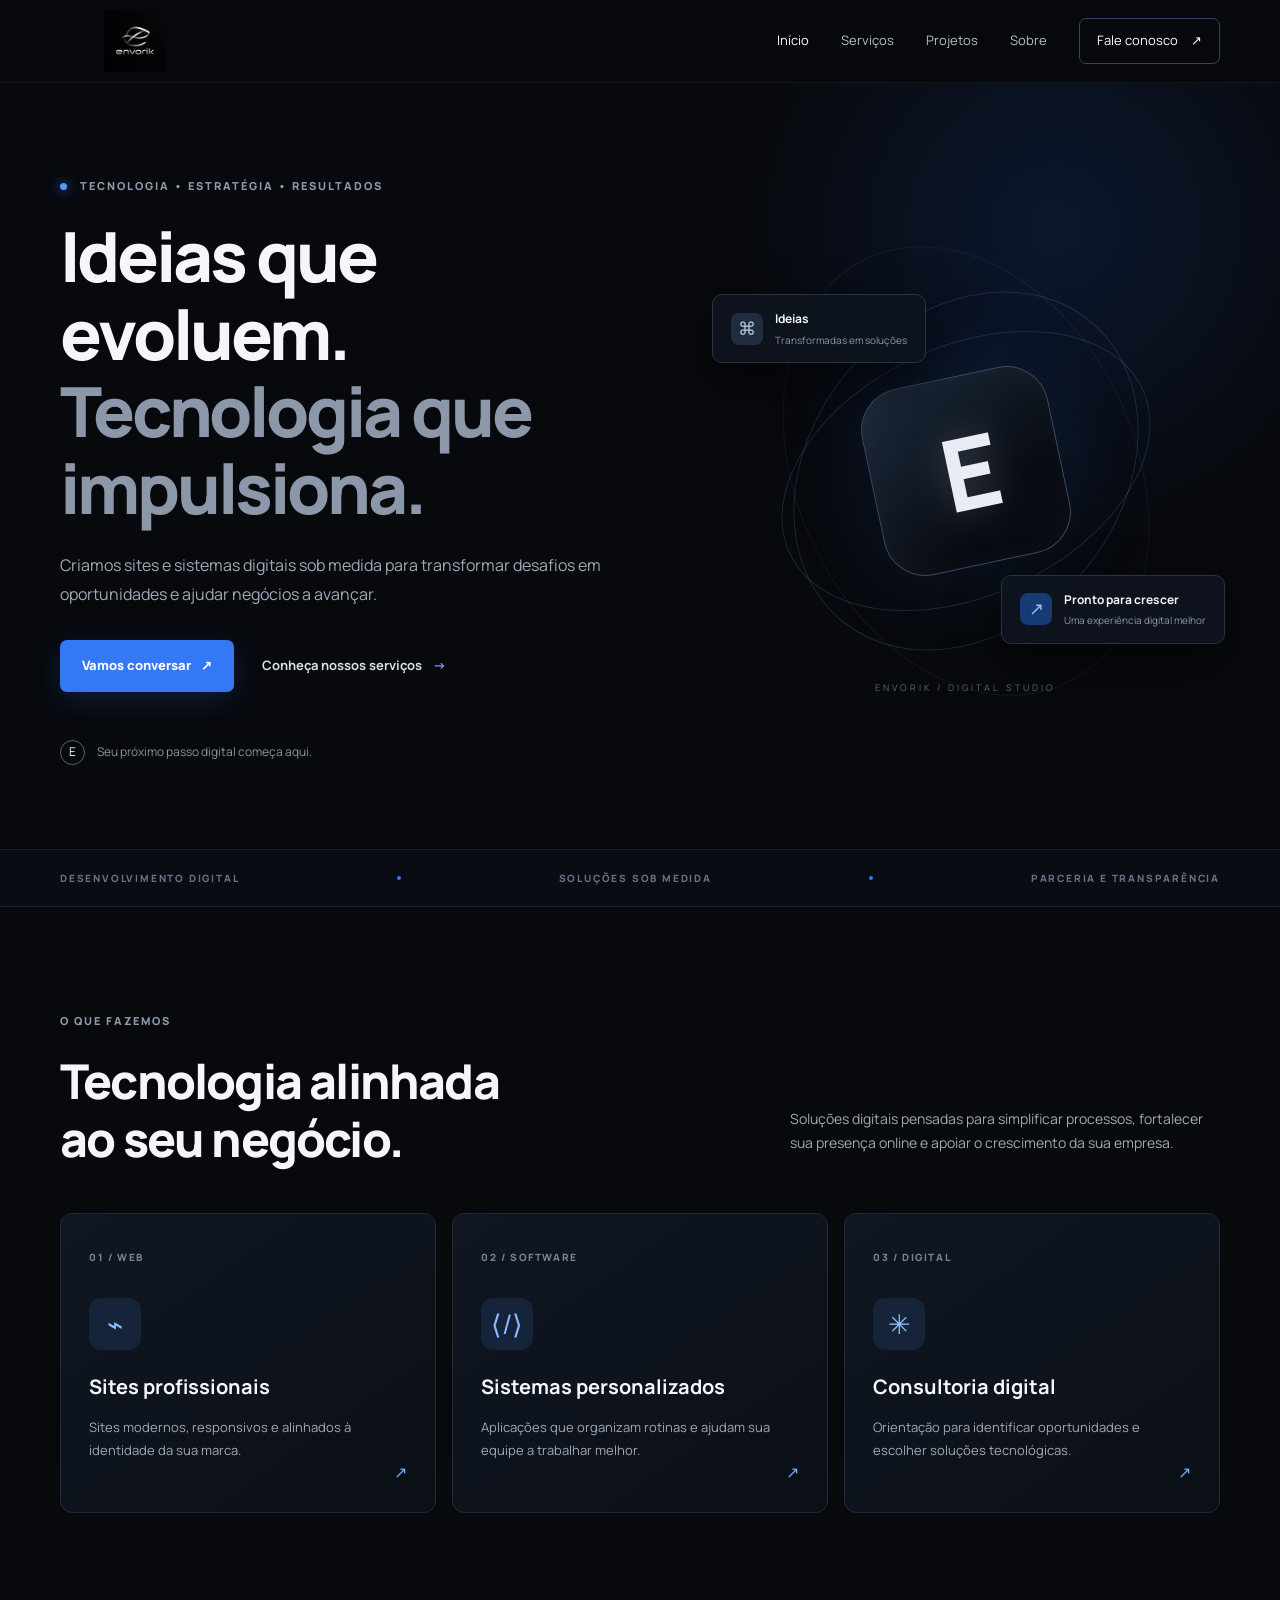
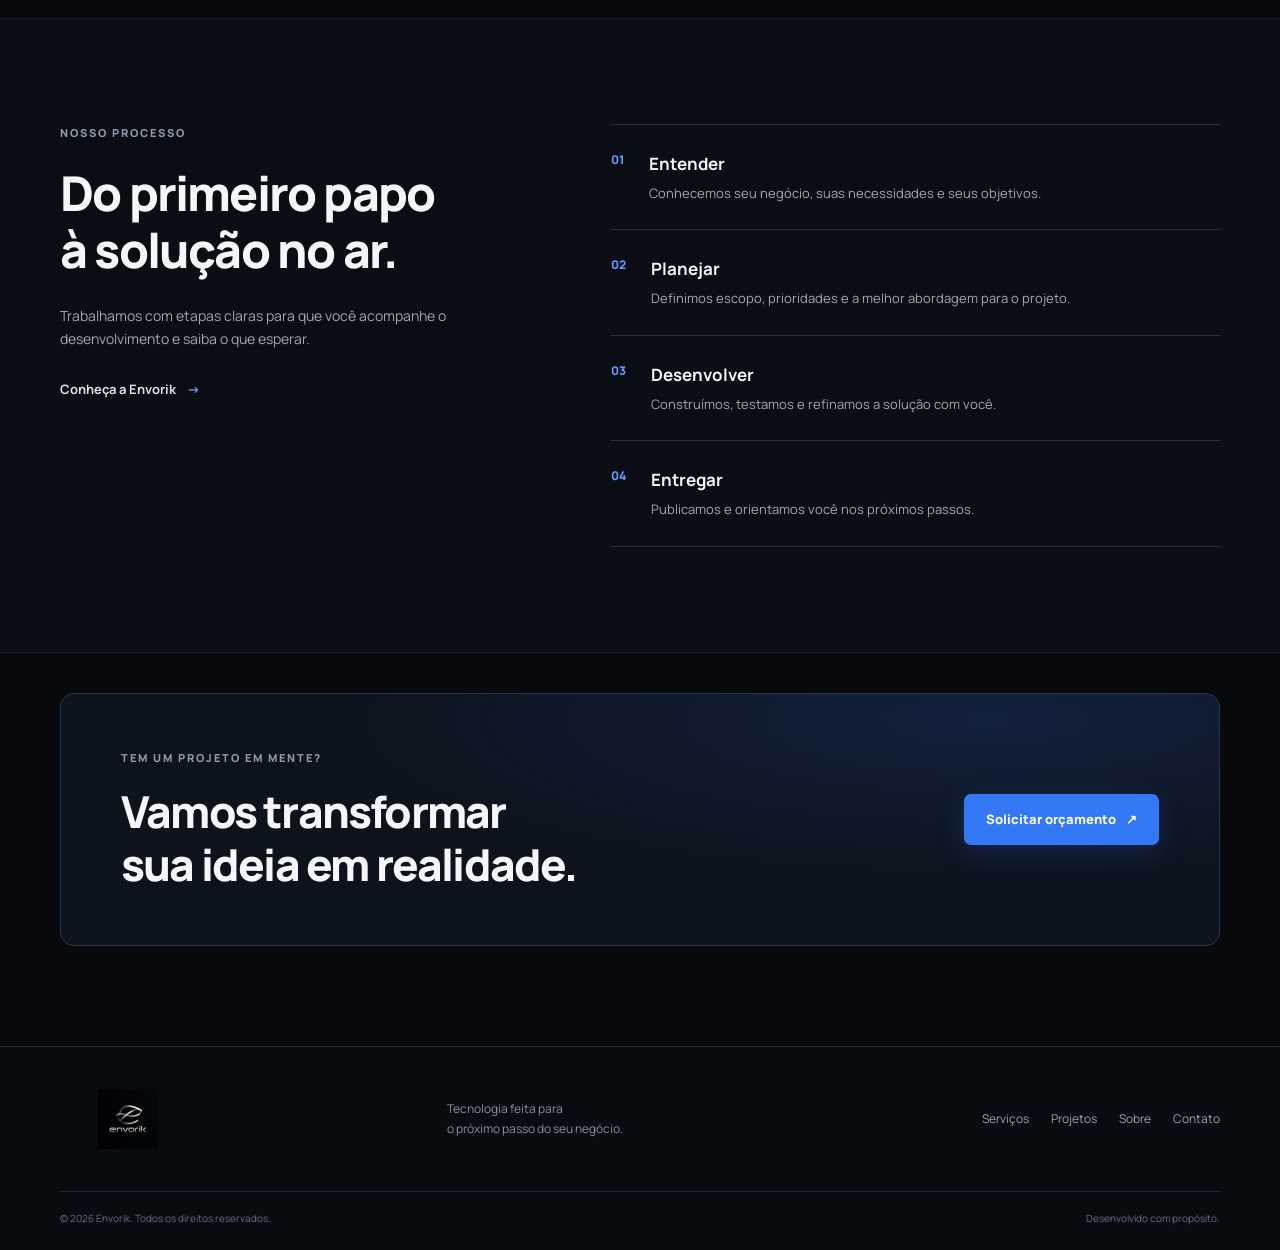
<file: index.html>
<!DOCTYPE html>
<html lang="pt-BR">
<head>
  <meta charset="UTF-8">
  <meta name="viewport" content="width=device-width, initial-scale=1.0">
  <meta name="description" content="A Envorik desenvolve sites e sistemas digitais sob medida para empresas que querem crescer.">
  <title>Envorik | Tecnologia que impulsiona</title>
  <link rel="icon" href="assets/logo-envorik.jpeg">
  <link rel="preconnect" href="https://fonts.googleapis.com">
  <link href="https://fonts.googleapis.com/css2?family=Manrope:wght@400;500;600;700;800&display=swap" rel="stylesheet">
  <link rel="stylesheet" href="css/style.css">
  <script src="js/main.js" defer></script>
</head>
<body>
  <header class="site-header">
    <div class="container nav-wrap">
      <a class="brand" href="index.html" aria-label="Envorik - início"><img src="assets/logo-envorik.jpeg" alt="Logo Envorik"></a>
      <button class="menu-toggle" aria-label="Abrir menu" aria-expanded="false"><span></span><span></span><span></span></button>
      <nav class="nav-links" aria-label="Navegação principal">
        <a class="active" href="index.html">Início</a><a href="servicos.html">Serviços</a><a href="projetos.html">Projetos</a><a href="sobre.html">Sobre</a>
        <a class="nav-cta" href="contato.html">Fale conosco <span>↗</span></a>
      </nav>
    </div>
  </header>
  <main>
    <section class="hero">
      <div class="hero-glow"></div>
      <div class="container hero-grid">
        <div class="hero-copy reveal">
          <p class="eyebrow"><span class="status-dot"></span> TECNOLOGIA • ESTRATÉGIA • RESULTADOS</p>
          <h1>Ideias que evoluem.<br><span>Tecnologia que impulsiona.</span></h1>
          <p class="lead">Criamos sites e sistemas digitais sob medida para transformar desafios em oportunidades e ajudar negócios a avançar.</p>
          <div class="hero-actions"><a class="button button-primary" href="contato.html">Vamos conversar <span>↗</span></a><a class="text-link" href="servicos.html">Conheça nossos serviços <span>→</span></a></div>
          <div class="hero-note"><span class="mini-mark">E</span><span>Seu próximo passo digital começa aqui.</span></div>
        </div>
        <div class="hero-art reveal" aria-label="Arte abstrata tecnológica">
          <div class="orbit orbit-one"></div><div class="orbit orbit-two"></div><div class="orbit orbit-three"></div>
          <div class="art-core"><span>E</span></div>
          <div class="floating-card card-top"><span class="card-icon">⌘</span><span><b>Ideias</b><small>Transformadas em soluções</small></span></div>
          <div class="floating-card card-bottom"><span class="card-icon blue">↗</span><span><b>Pronto para crescer</b><small>Uma experiência digital melhor</small></span></div>
          <div class="art-caption">ENVORIK / DIGITAL STUDIO</div>
        </div>
      </div>
    </section>
    <section class="trust-strip"><div class="container strip-inner"><span>DESENVOLVIMENTO DIGITAL</span><i></i><span>SOLUÇÕES SOB MEDIDA</span><i></i><span>PARCERIA E TRANSPARÊNCIA</span></div></section>
    <section class="section" id="services">
      <div class="container">
        <div class="section-heading reveal"><div><p class="eyebrow">O QUE FAZEMOS</p><h2>Tecnologia alinhada<br>ao seu negócio.</h2></div><p class="section-intro">Soluções digitais pensadas para simplificar processos, fortalecer sua presença online e apoiar o crescimento da sua empresa.</p></div>
        <div class="service-grid">
          <a class="service-card reveal" href="servicos.html#sites"><span class="service-number">01 / WEB</span><div class="service-icon">⌁</div><h3>Sites profissionais</h3><p>Sites modernos, responsivos e alinhados à identidade da sua marca.</p><span class="card-arrow">↗</span></a>
          <a class="service-card reveal" href="servicos.html#sistemas"><span class="service-number">02 / SOFTWARE</span><div class="service-icon">⟨/⟩</div><h3>Sistemas personalizados</h3><p>Aplicações que organizam rotinas e ajudam sua equipe a trabalhar melhor.</p><span class="card-arrow">↗</span></a>
          <a class="service-card reveal" href="servicos.html#consultoria"><span class="service-number">03 / DIGITAL</span><div class="service-icon">✳</div><h3>Consultoria digital</h3><p>Orientação para identificar oportunidades e escolher soluções tecnológicas.</p><span class="card-arrow">↗</span></a>
        </div>
      </div>
    </section>
    <section class="section process-section"><div class="container process-layout"><div class="reveal"><p class="eyebrow">NOSSO PROCESSO</p><h2>Do primeiro papo<br>à solução no ar.</h2><p class="section-intro">Trabalhamos com etapas claras para que você acompanhe o desenvolvimento e saiba o que esperar.</p><a class="text-link" href="sobre.html">Conheça a Envorik <span>→</span></a></div><div class="process-list"><div class="process-item reveal"><span>01</span><div><h3>Entender</h3><p>Conhecemos seu negócio, suas necessidades e seus objetivos.</p></div></div><div class="process-item reveal"><span>02</span><div><h3>Planejar</h3><p>Definimos escopo, prioridades e a melhor abordagem para o projeto.</p></div></div><div class="process-item reveal"><span>03</span><div><h3>Desenvolver</h3><p>Construímos, testamos e refinamos a solução com você.</p></div></div><div class="process-item reveal"><span>04</span><div><h3>Entregar</h3><p>Publicamos e orientamos você nos próximos passos.</p></div></div></div></div></section>
    <section class="cta-section"><div class="container cta-box reveal"><div><p class="eyebrow">TEM UM PROJETO EM MENTE?</p><h2>Vamos transformar<br>sua ideia em realidade.</h2></div><a class="button button-primary" href="contato.html">Solicitar orçamento <span>↗</span></a></div></section>
  </main>
  <footer class="site-footer"><div class="container footer-top"><a class="brand footer-brand" href="index.html"><img src="assets/logo-envorik.jpeg" alt="Envorik"></a><p>Tecnologia feita para<br>o próximo passo do seu negócio.</p><div class="footer-links"><a href="servicos.html">Serviços</a><a href="projetos.html">Projetos</a><a href="sobre.html">Sobre</a><a href="contato.html">Contato</a></div></div><div class="container footer-bottom"><span>© <span data-year></span> Envorik. Todos os direitos reservados.</span><span>Desenvolvido com propósito.</span></div></footer>
</body>
</html>
</file>
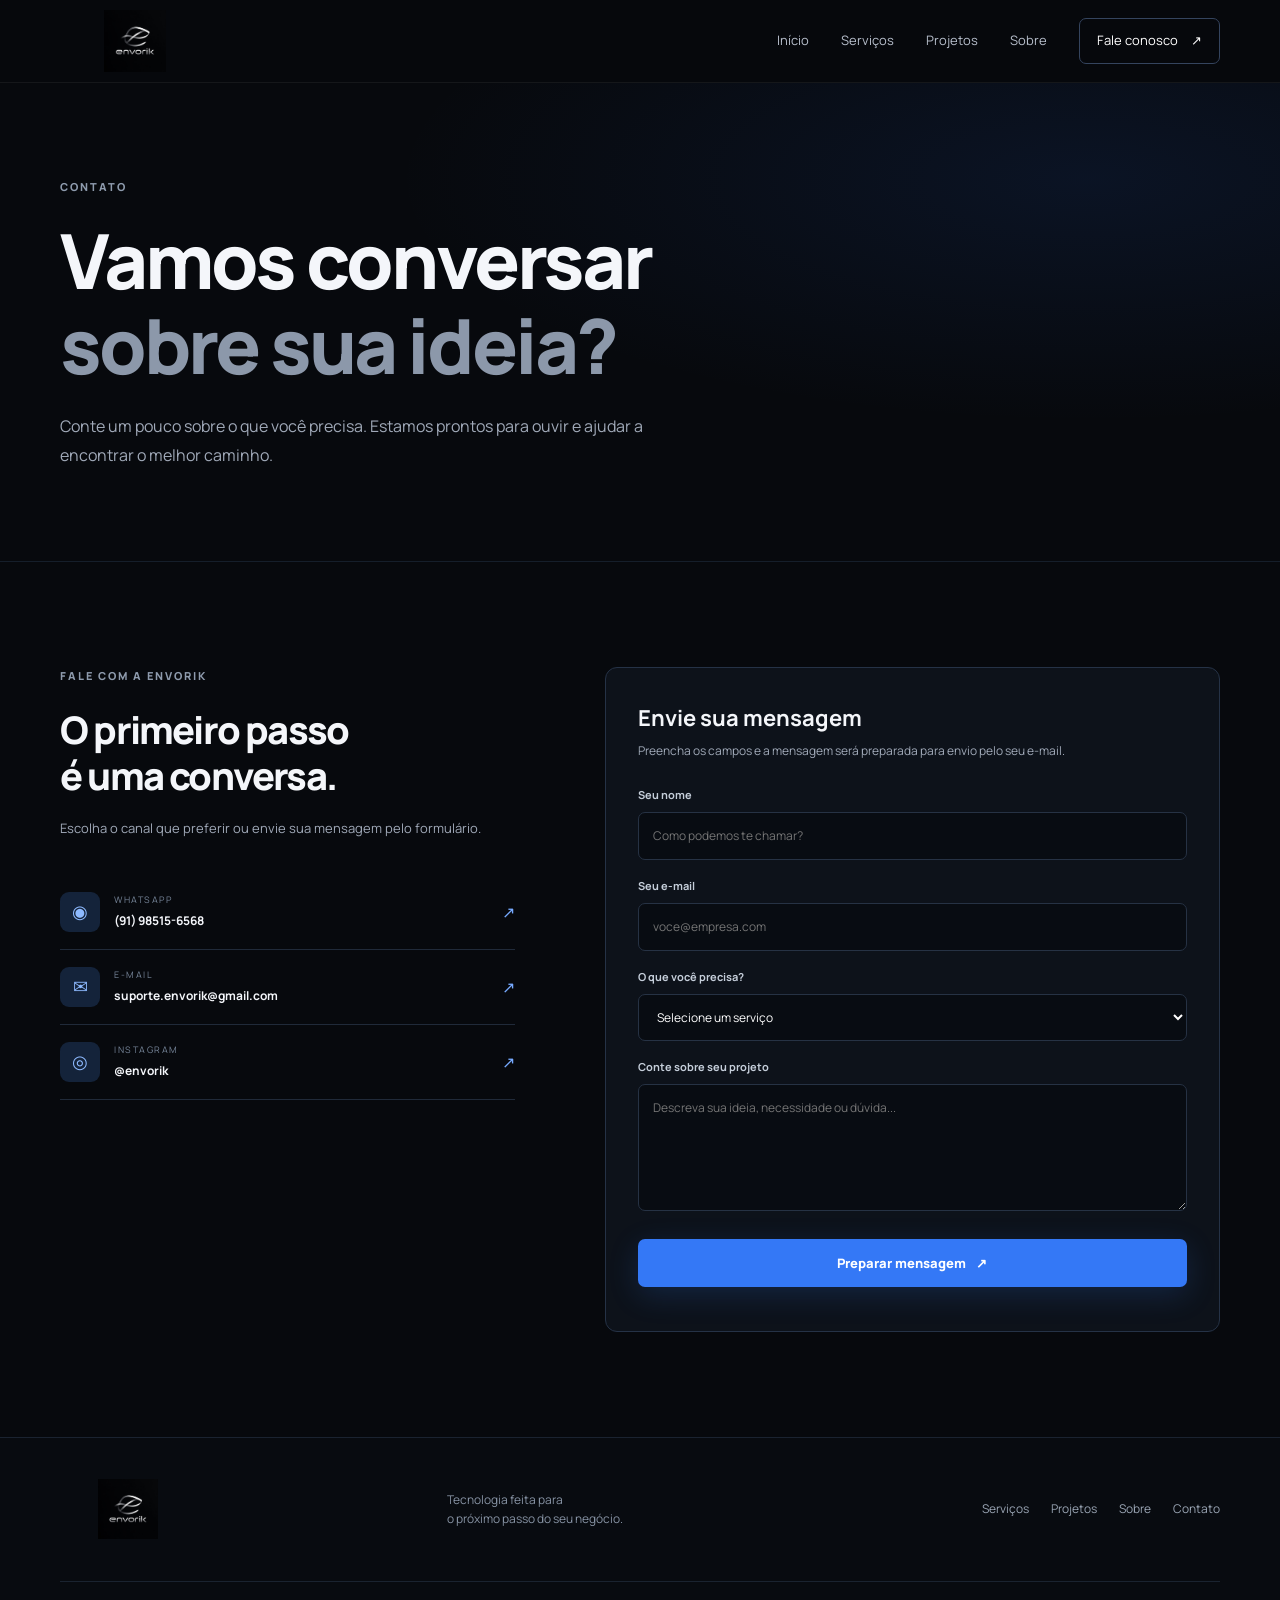
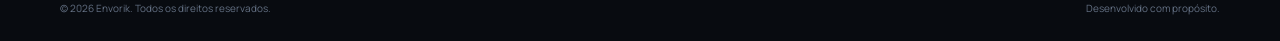
<file: contato.html>
<!DOCTYPE html>
<html lang="pt-BR"><head><meta charset="UTF-8"><meta name="viewport" content="width=device-width, initial-scale=1.0"><meta name="description" content="Entre em contato com a Envorik para conversar sobre seu site ou sistema."><title>Contato | Envorik</title><link rel="icon" href="assets/logo-envorik.jpeg"><link href="https://fonts.googleapis.com/css2?family=Manrope:wght@400;500;600;700;800&display=swap" rel="stylesheet"><link rel="stylesheet" href="css/style.css"><script src="js/main.js" defer></script></head>
<body><header class="site-header"><div class="container nav-wrap"><a class="brand" href="index.html"><img src="assets/logo-envorik.jpeg" alt="Logo Envorik"></a><button class="menu-toggle" aria-label="Abrir menu" aria-expanded="false"><span></span><span></span><span></span></button><nav class="nav-links"><a href="index.html">Início</a><a href="servicos.html">Serviços</a><a href="projetos.html">Projetos</a><a href="sobre.html">Sobre</a><a class="nav-cta active" href="contato.html">Fale conosco <span>↗</span></a></nav></div></header>
<main><section class="page-hero"><div class="container"><p class="eyebrow">CONTATO</p><h1>Vamos conversar<br><span>sobre sua ideia?</span></h1><p class="lead">Conte um pouco sobre o que você precisa. Estamos prontos para ouvir e ajudar a encontrar o melhor caminho.</p></div></section><section class="section contact-section"><div class="container contact-grid"><div class="contact-info"><p class="eyebrow">FALE COM A ENVORIK</p><h2>O primeiro passo<br>é uma conversa.</h2><p>Escolha o canal que preferir ou envie sua mensagem pelo formulário.</p><a class="contact-method" href="https://wa.me/5591985156568" target="_blank" rel="noopener"><span class="contact-icon">◉</span><span><small>WHATSAPP</small><b>(91) 98515-6568</b></span><span class="method-arrow">↗</span></a><a class="contact-method" href="mailto:suporte.envorik@gmail.com"><span class="contact-icon">✉</span><span><small>E-MAIL</small><b>suporte.envorik@gmail.com</b></span><span class="method-arrow">↗</span></a><a class="contact-method" href="https://www.instagram.com/envorik" target="_blank" rel="noopener"><span class="contact-icon">◎</span><span><small>INSTAGRAM</small><b>@envorik</b></span><span class="method-arrow">↗</span></a></div>
<form class="contact-form" id="contact-form"><h3>Envie sua mensagem</h3><p class="form-intro">Preencha os campos e a mensagem será preparada para envio pelo seu e-mail.</p><label for="name">Seu nome</label><input id="name" name="name" required placeholder="Como podemos te chamar?"><label for="email">Seu e-mail</label><input id="email" name="email" type="email" required placeholder="voce@empresa.com"><label for="service">O que você precisa?</label><select id="service" name="service" required><option value="">Selecione um serviço</option><option>Site profissional</option><option>Sistema personalizado</option><option>Consultoria digital</option><option>Outro projeto</option></select><label for="message">Conte sobre seu projeto</label><textarea id="message" name="message" rows="5" required placeholder="Descreva sua ideia, necessidade ou dúvida..."></textarea><button class="button button-primary form-submit" type="submit">Preparar mensagem <span>↗</span></button><p class="form-status" id="form-status" aria-live="polite"></p></form></div></section></main>
<footer class="site-footer"><div class="container footer-top"><a class="brand footer-brand" href="index.html"><img src="assets/logo-envorik.jpeg" alt="Envorik"></a><p>Tecnologia feita para<br>o próximo passo do seu negócio.</p><div class="footer-links"><a href="servicos.html">Serviços</a><a href="projetos.html">Projetos</a><a href="sobre.html">Sobre</a><a href="contato.html">Contato</a></div></div><div class="container footer-bottom"><span>© <span data-year></span> Envorik. Todos os direitos reservados.</span><span>Desenvolvido com propósito.</span></div></footer></body></html>
</file>
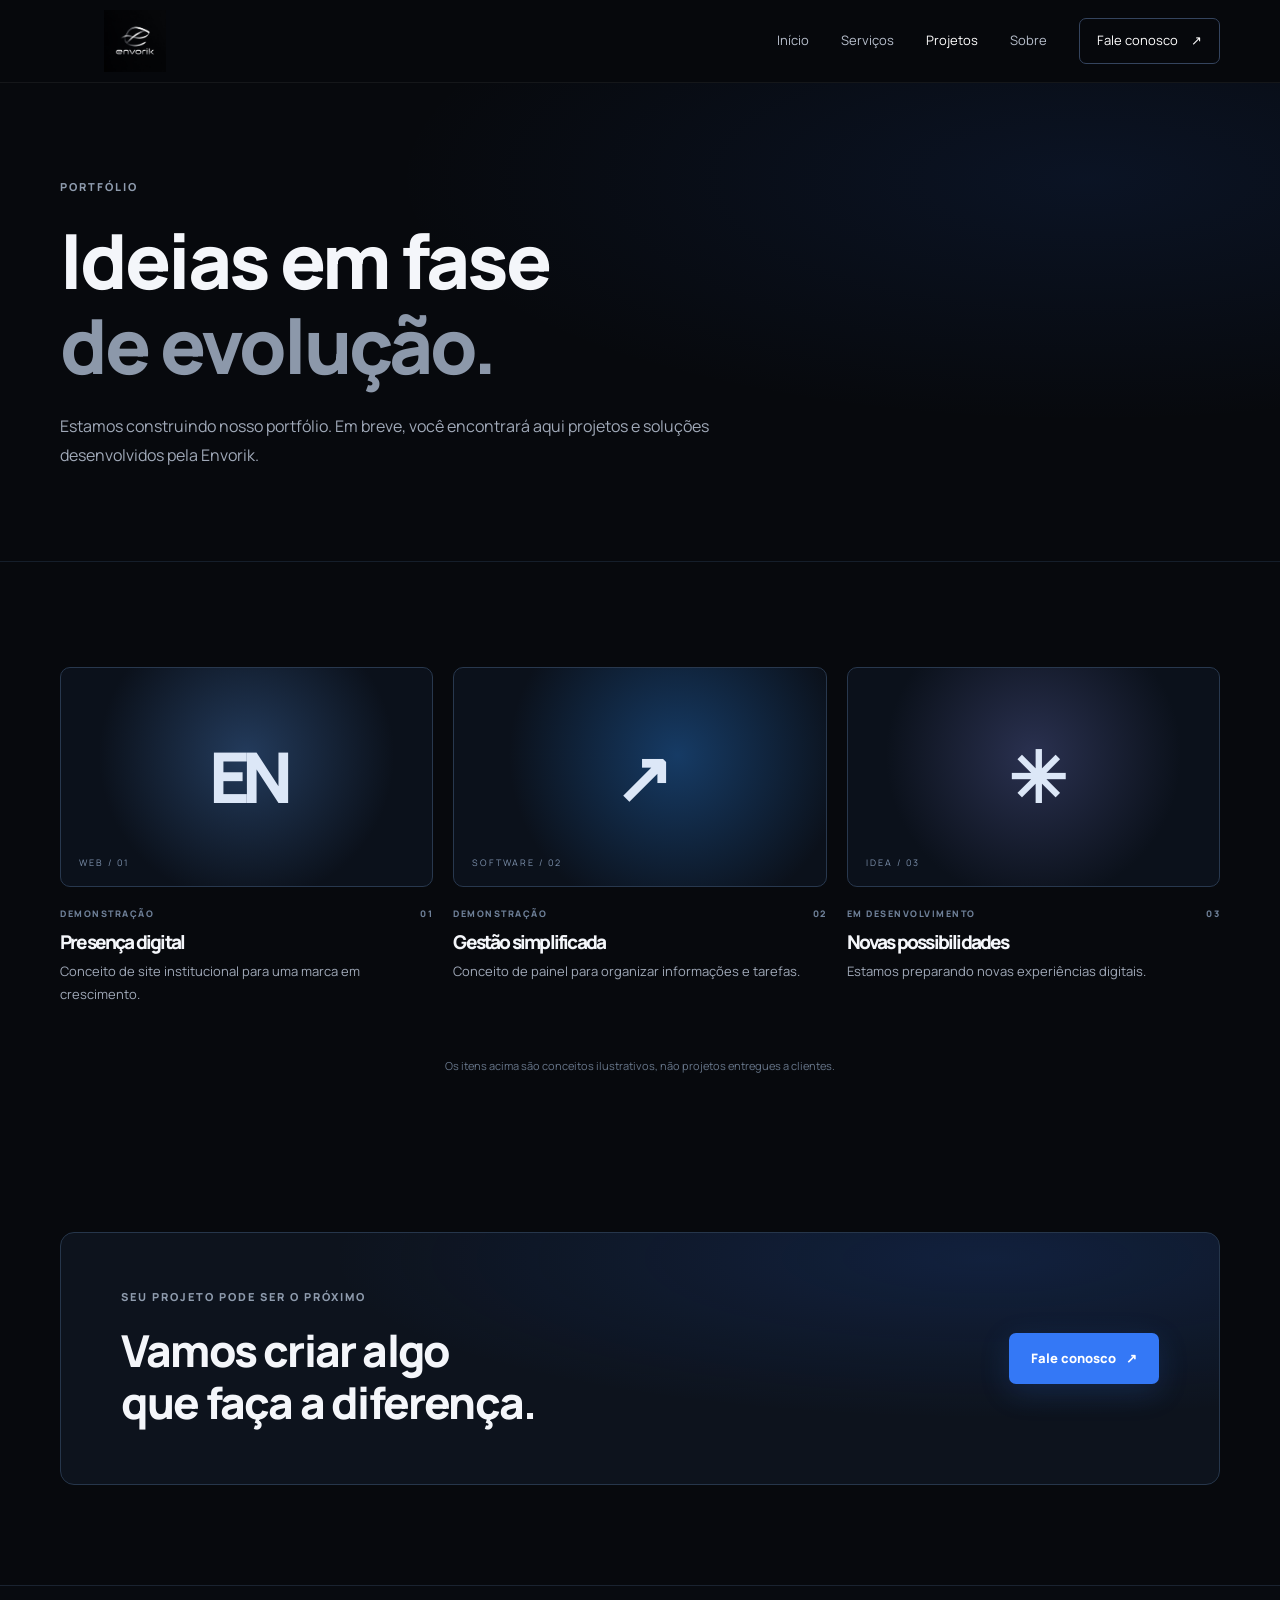
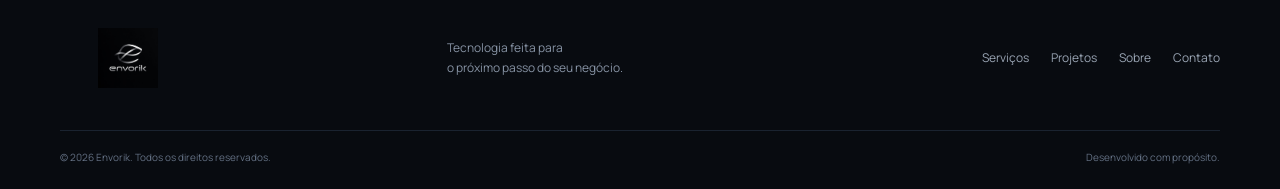
<file: projetos.html>
<!DOCTYPE html>
<html lang="pt-BR"><head><meta charset="UTF-8"><meta name="viewport" content="width=device-width, initial-scale=1.0"><meta name="description" content="Conheça projetos e demonstrações desenvolvidos pela Envorik."><title>Projetos | Envorik</title><link rel="icon" href="assets/logo-envorik.jpeg"><link href="https://fonts.googleapis.com/css2?family=Manrope:wght@400;500;600;700;800&display=swap" rel="stylesheet"><link rel="stylesheet" href="css/style.css"><script src="js/main.js" defer></script></head>
<body><header class="site-header"><div class="container nav-wrap"><a class="brand" href="index.html"><img src="assets/logo-envorik.jpeg" alt="Logo Envorik"></a><button class="menu-toggle" aria-label="Abrir menu" aria-expanded="false"><span></span><span></span><span></span></button><nav class="nav-links"><a href="index.html">Início</a><a href="servicos.html">Serviços</a><a class="active" href="projetos.html">Projetos</a><a href="sobre.html">Sobre</a><a class="nav-cta" href="contato.html">Fale conosco <span>↗</span></a></nav></div></header>
<main><section class="page-hero"><div class="container"><p class="eyebrow">PORTFÓLIO</p><h1>Ideias em fase<br><span>de evolução.</span></h1><p class="lead">Estamos construindo nosso portfólio. Em breve, você encontrará aqui projetos e soluções desenvolvidos pela Envorik.</p></div></section><section class="section"><div class="container project-grid"><article class="project-card project-placeholder"><div class="project-visual visual-one"><span>EN</span><i>WEB / 01</i></div><div class="project-meta"><span>DEMONSTRAÇÃO</span><span>01</span></div><h2>Presença digital</h2><p>Conceito de site institucional para uma marca em crescimento.</p></article><article class="project-card project-placeholder"><div class="project-visual visual-two"><span>↗</span><i>SOFTWARE / 02</i></div><div class="project-meta"><span>DEMONSTRAÇÃO</span><span>02</span></div><h2>Gestão simplificada</h2><p>Conceito de painel para organizar informações e tarefas.</p></article><article class="project-card project-placeholder"><div class="project-visual visual-three"><span>✳</span><i>IDEA / 03</i></div><div class="project-meta"><span>EM DESENVOLVIMENTO</span><span>03</span></div><h2>Novas possibilidades</h2><p>Estamos preparando novas experiências digitais.</p></article></div><p class="portfolio-note">Os itens acima são conceitos ilustrativos, não projetos entregues a clientes.</p></section><section class="cta-section"><div class="container cta-box"><div><p class="eyebrow">SEU PROJETO PODE SER O PRÓXIMO</p><h2>Vamos criar algo<br>que faça a diferença.</h2></div><a class="button button-primary" href="contato.html">Fale conosco <span>↗</span></a></div></section></main>
<footer class="site-footer"><div class="container footer-top"><a class="brand footer-brand" href="index.html"><img src="assets/logo-envorik.jpeg" alt="Envorik"></a><p>Tecnologia feita para<br>o próximo passo do seu negócio.</p><div class="footer-links"><a href="servicos.html">Serviços</a><a href="projetos.html">Projetos</a><a href="sobre.html">Sobre</a><a href="contato.html">Contato</a></div></div><div class="container footer-bottom"><span>© <span data-year></span> Envorik. Todos os direitos reservados.</span><span>Desenvolvido com propósito.</span></div></footer></body></html>
</file>
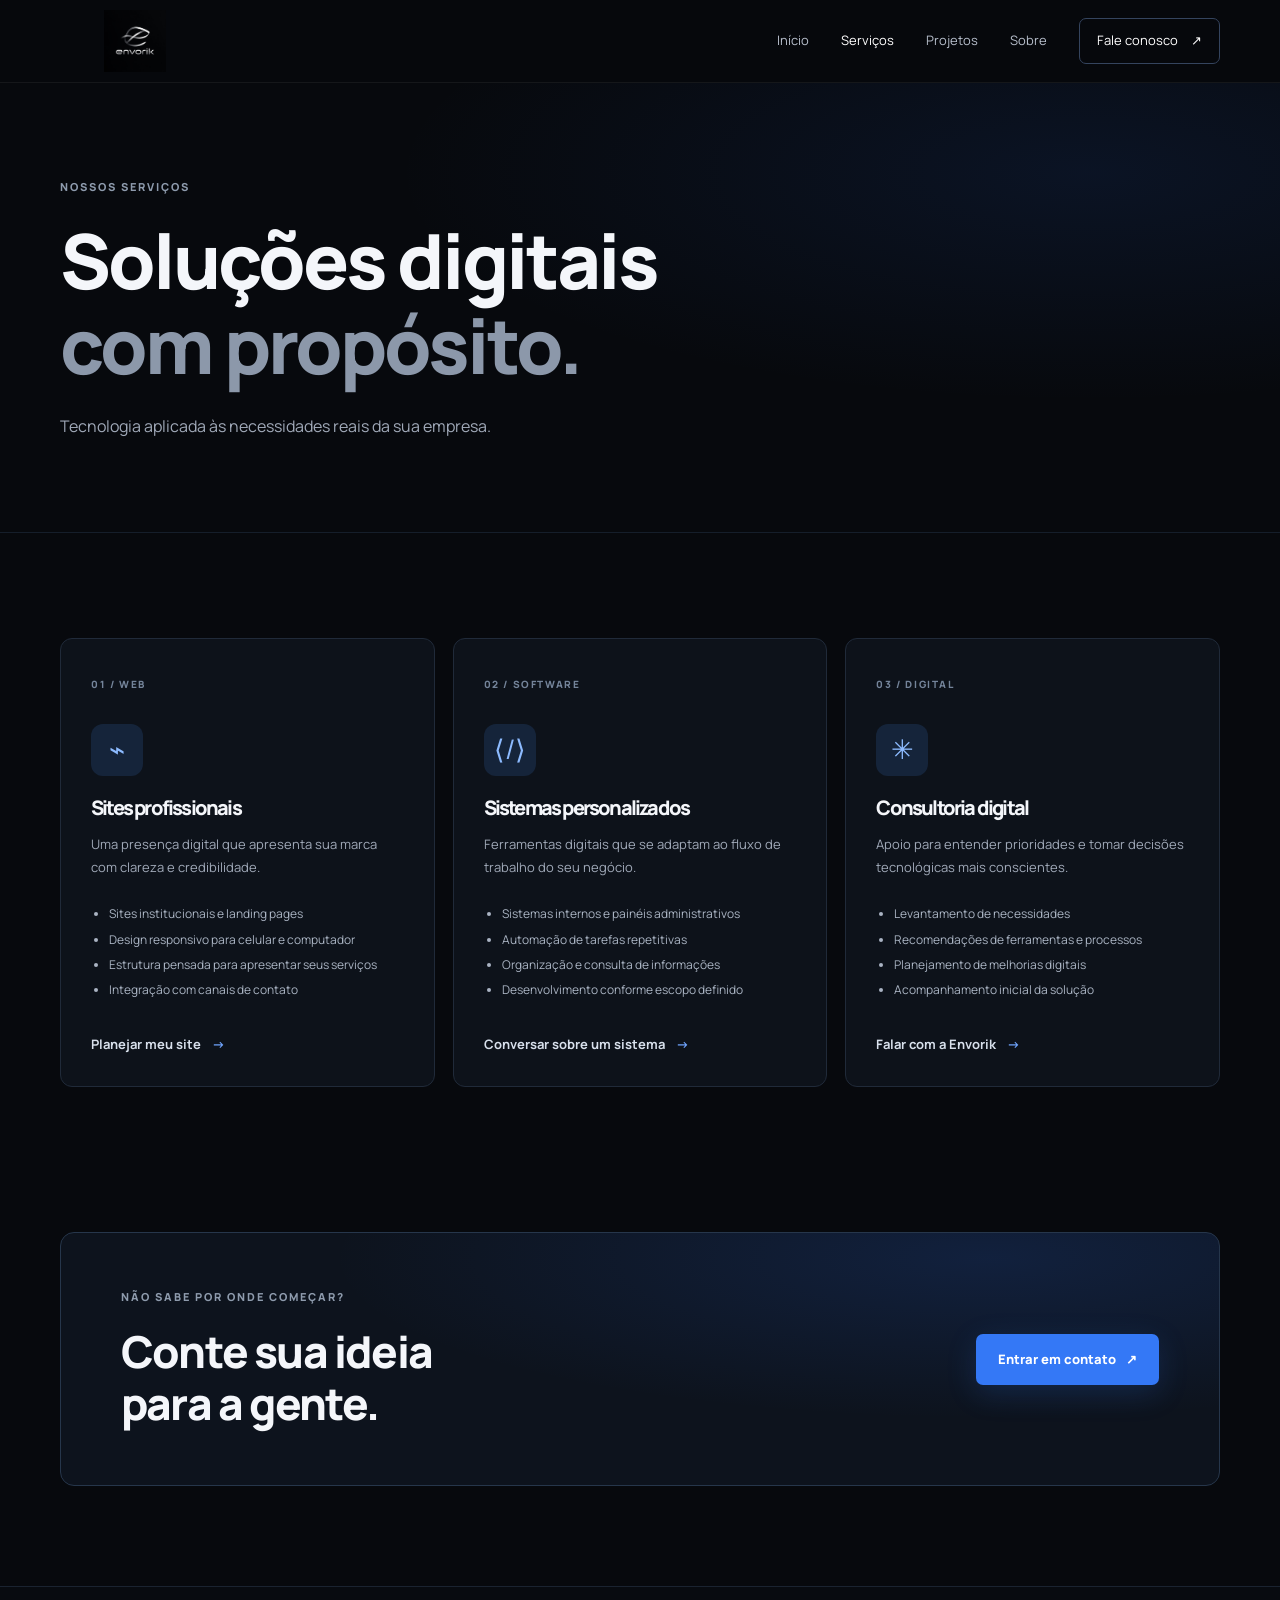
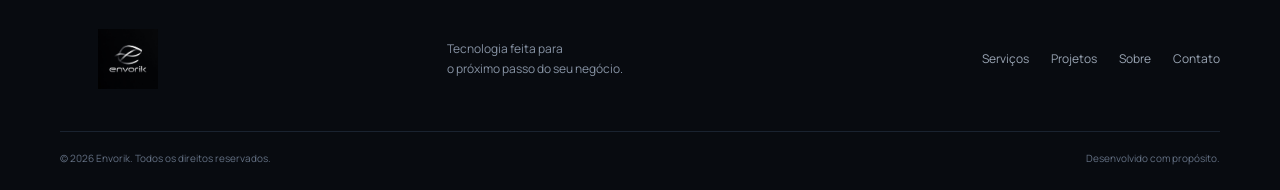
<file: servicos.html>
<!DOCTYPE html>
<html lang="pt-BR"><head><meta charset="UTF-8"><meta name="viewport" content="width=device-width, initial-scale=1.0"><meta name="description" content="Conheça os serviços de desenvolvimento web e sistemas da Envorik."><title>Serviços | Envorik</title><link rel="icon" href="assets/logo-envorik.jpeg"><link href="https://fonts.googleapis.com/css2?family=Manrope:wght@400;500;600;700;800&display=swap" rel="stylesheet"><link rel="stylesheet" href="css/style.css"><script src="js/main.js" defer></script></head>
<body><header class="site-header"><div class="container nav-wrap"><a class="brand" href="index.html"><img src="assets/logo-envorik.jpeg" alt="Logo Envorik"></a><button class="menu-toggle" aria-label="Abrir menu" aria-expanded="false"><span></span><span></span><span></span></button><nav class="nav-links"><a href="index.html">Início</a><a class="active" href="servicos.html">Serviços</a><a href="projetos.html">Projetos</a><a href="sobre.html">Sobre</a><a class="nav-cta" href="contato.html">Fale conosco <span>↗</span></a></nav></div></header>
<main><section class="page-hero"><div class="container"><p class="eyebrow">NOSSOS SERVIÇOS</p><h1>Soluções digitais<br><span>com propósito.</span></h1><p class="lead">Tecnologia aplicada às necessidades reais da sua empresa.</p></div></section>
<section class="section"><div class="container service-detail-grid">
<article class="detail-card" id="sites"><span class="service-number">01 / WEB</span><div class="service-icon">⌁</div><h2>Sites profissionais</h2><p>Uma presença digital que apresenta sua marca com clareza e credibilidade.</p><ul><li>Sites institucionais e landing pages</li><li>Design responsivo para celular e computador</li><li>Estrutura pensada para apresentar seus serviços</li><li>Integração com canais de contato</li></ul><a class="text-link" href="contato.html">Planejar meu site <span>→</span></a></article>
<article class="detail-card" id="sistemas"><span class="service-number">02 / SOFTWARE</span><div class="service-icon">⟨/⟩</div><h2>Sistemas personalizados</h2><p>Ferramentas digitais que se adaptam ao fluxo de trabalho do seu negócio.</p><ul><li>Sistemas internos e painéis administrativos</li><li>Automação de tarefas repetitivas</li><li>Organização e consulta de informações</li><li>Desenvolvimento conforme escopo definido</li></ul><a class="text-link" href="contato.html">Conversar sobre um sistema <span>→</span></a></article>
<article class="detail-card" id="consultoria"><span class="service-number">03 / DIGITAL</span><div class="service-icon">✳</div><h2>Consultoria digital</h2><p>Apoio para entender prioridades e tomar decisões tecnológicas mais conscientes.</p><ul><li>Levantamento de necessidades</li><li>Recomendações de ferramentas e processos</li><li>Planejamento de melhorias digitais</li><li>Acompanhamento inicial da solução</li></ul><a class="text-link" href="contato.html">Falar com a Envorik <span>→</span></a></article>
</div></section><section class="cta-section"><div class="container cta-box"><div><p class="eyebrow">NÃO SABE POR ONDE COMEÇAR?</p><h2>Conte sua ideia<br>para a gente.</h2></div><a class="button button-primary" href="contato.html">Entrar em contato <span>↗</span></a></div></section></main>
<footer class="site-footer"><div class="container footer-top"><a class="brand footer-brand" href="index.html"><img src="assets/logo-envorik.jpeg" alt="Envorik"></a><p>Tecnologia feita para<br>o próximo passo do seu negócio.</p><div class="footer-links"><a href="servicos.html">Serviços</a><a href="projetos.html">Projetos</a><a href="sobre.html">Sobre</a><a href="contato.html">Contato</a></div></div><div class="container footer-bottom"><span>© <span data-year></span> Envorik. Todos os direitos reservados.</span><span>Desenvolvido com propósito.</span></div></footer></body></html>
</file>
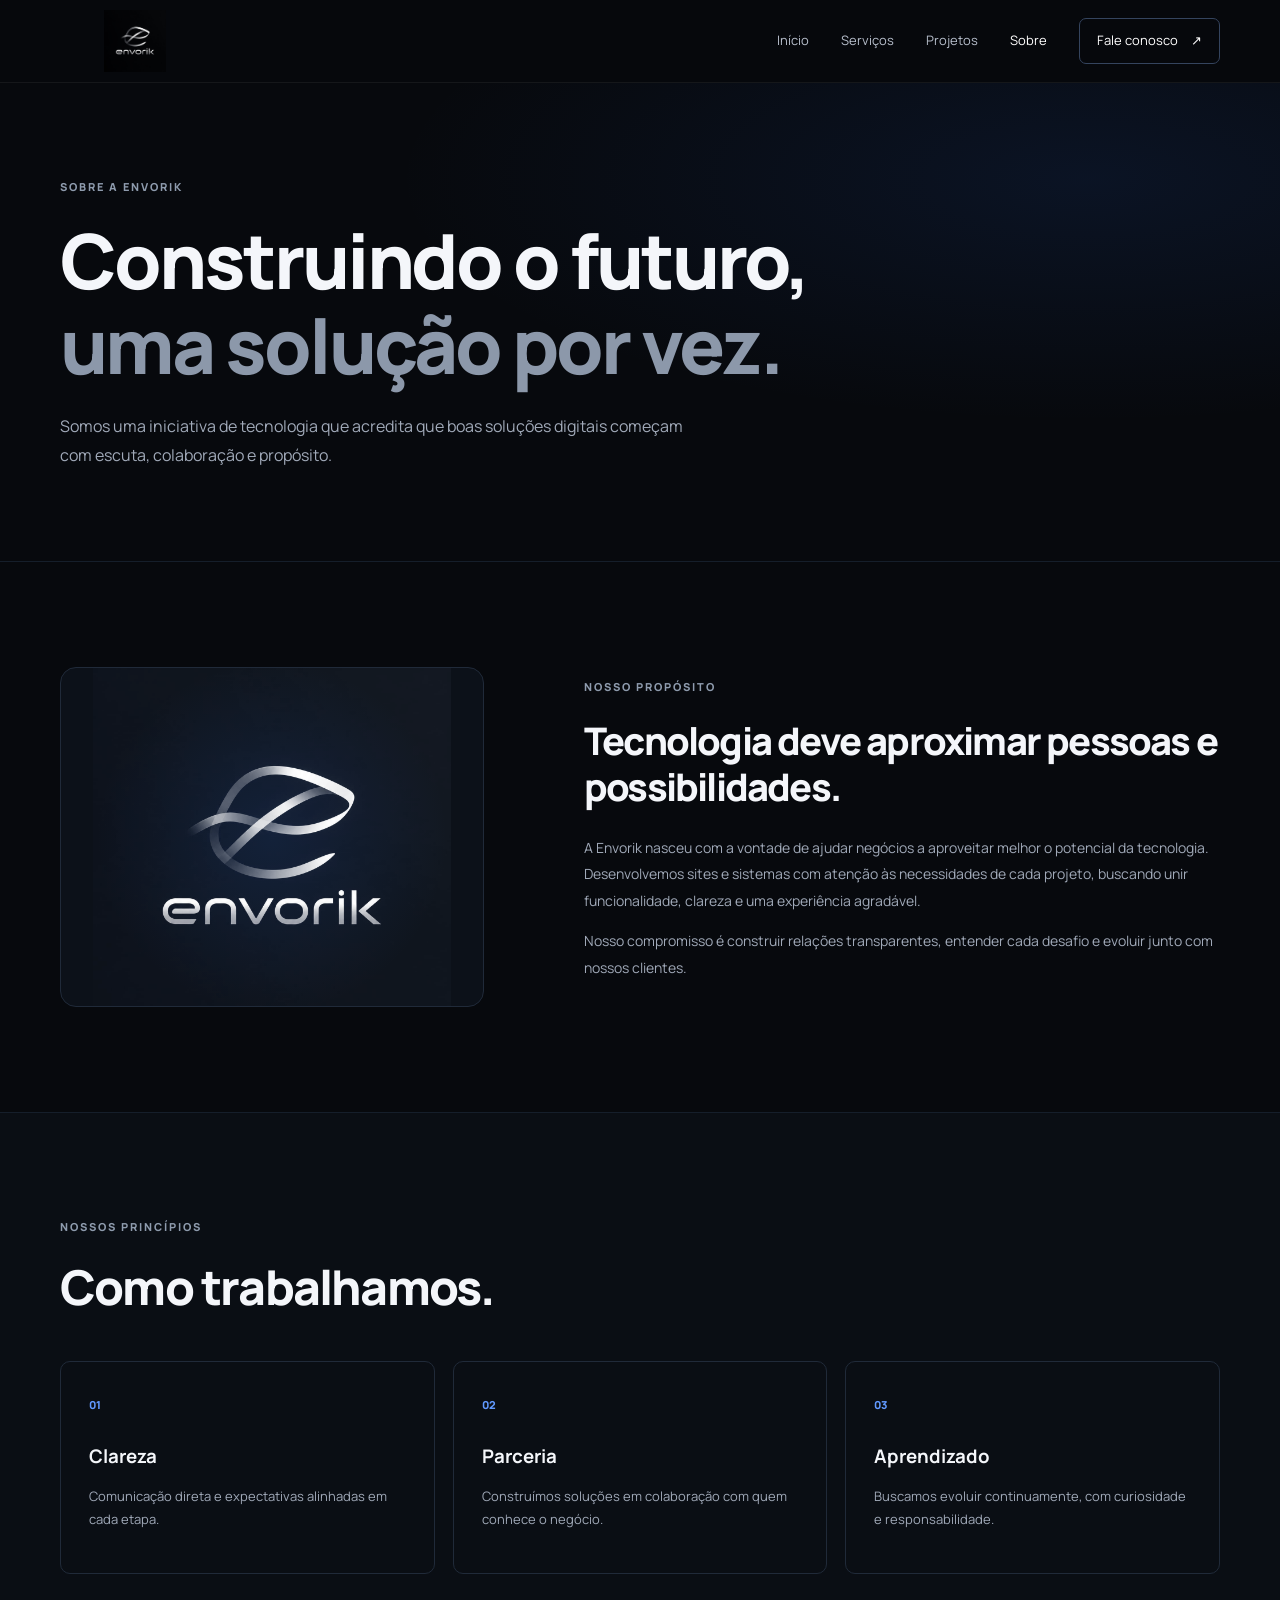
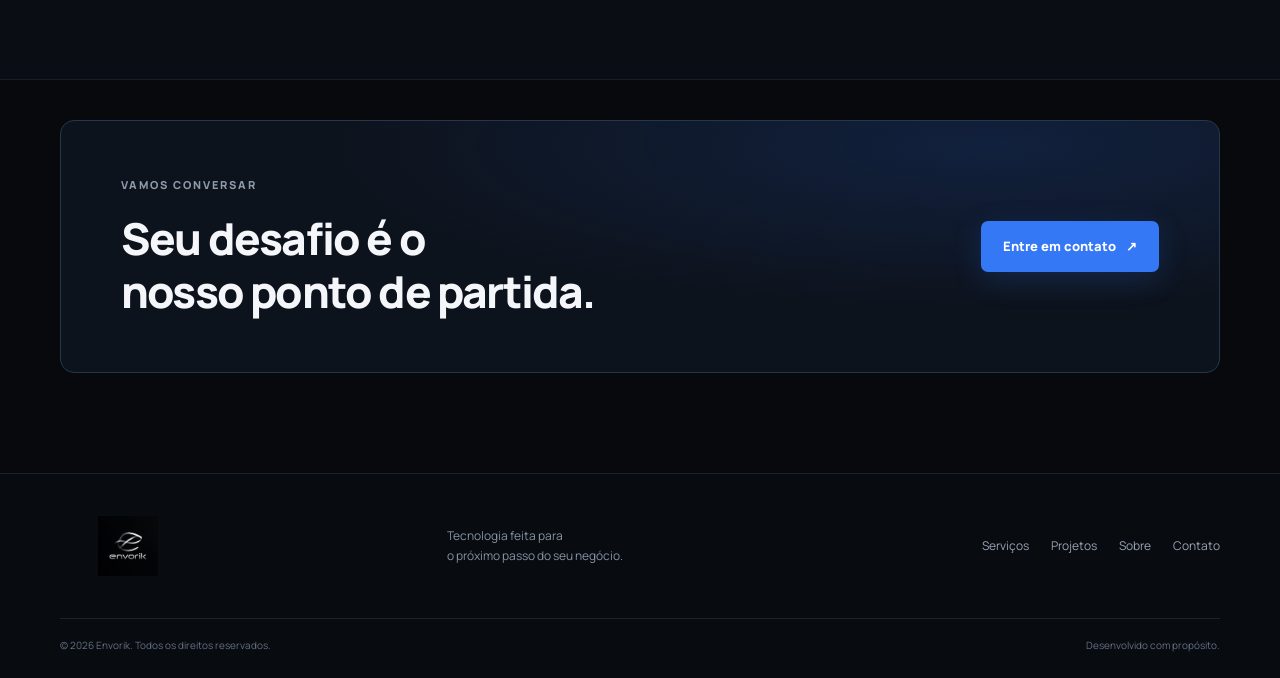
<file: sobre.html>
<!DOCTYPE html>
<html lang="pt-BR"><head><meta charset="UTF-8"><meta name="viewport" content="width=device-width, initial-scale=1.0"><meta name="description" content="Conheça a Envorik, uma empresa de tecnologia focada em soluções digitais."><title>Sobre | Envorik</title><link rel="icon" href="assets/logo-envorik.jpeg"><link href="https://fonts.googleapis.com/css2?family=Manrope:wght@400;500;600;700;800&display=swap" rel="stylesheet"><link rel="stylesheet" href="css/style.css"><script src="js/main.js" defer></script></head>
<body><header class="site-header"><div class="container nav-wrap"><a class="brand" href="index.html"><img src="assets/logo-envorik.jpeg" alt="Logo Envorik"></a><button class="menu-toggle" aria-label="Abrir menu" aria-expanded="false"><span></span><span></span><span></span></button><nav class="nav-links"><a href="index.html">Início</a><a href="servicos.html">Serviços</a><a href="projetos.html">Projetos</a><a class="active" href="sobre.html">Sobre</a><a class="nav-cta" href="contato.html">Fale conosco <span>↗</span></a></nav></div></header>
<main><section class="page-hero"><div class="container"><p class="eyebrow">SOBRE A ENVORIK</p><h1>Construindo o futuro,<br><span>uma solução por vez.</span></h1><p class="lead">Somos uma iniciativa de tecnologia que acredita que boas soluções digitais começam com escuta, colaboração e propósito.</p></div></section><section class="section"><div class="container about-grid"><div class="about-mark"><img src="assets/logo-envorik.jpeg" alt="Símbolo da Envorik"></div><div class="about-copy"><p class="eyebrow">NOSSO PROPÓSITO</p><h2>Tecnologia deve aproximar pessoas e possibilidades.</h2><p>A Envorik nasceu com a vontade de ajudar negócios a aproveitar melhor o potencial da tecnologia. Desenvolvemos sites e sistemas com atenção às necessidades de cada projeto, buscando unir funcionalidade, clareza e uma experiência agradável.</p><p>Nosso compromisso é construir relações transparentes, entender cada desafio e evoluir junto com nossos clientes.</p></div></div></section><section class="section values-section"><div class="container"><div class="section-heading"><div><p class="eyebrow">NOSSOS PRINCÍPIOS</p><h2>Como trabalhamos.</h2></div></div><div class="values-grid"><div class="value-card"><span>01</span><h3>Clareza</h3><p>Comunicação direta e expectativas alinhadas em cada etapa.</p></div><div class="value-card"><span>02</span><h3>Parceria</h3><p>Construímos soluções em colaboração com quem conhece o negócio.</p></div><div class="value-card"><span>03</span><h3>Aprendizado</h3><p>Buscamos evoluir continuamente, com curiosidade e responsabilidade.</p></div></div></div></section><section class="cta-section"><div class="container cta-box"><div><p class="eyebrow">VAMOS CONVERSAR</p><h2>Seu desafio é o<br>nosso ponto de partida.</h2></div><a class="button button-primary" href="contato.html">Entre em contato <span>↗</span></a></div></section></main>
<footer class="site-footer"><div class="container footer-top"><a class="brand footer-brand" href="index.html"><img src="assets/logo-envorik.jpeg" alt="Envorik"></a><p>Tecnologia feita para<br>o próximo passo do seu negócio.</p><div class="footer-links"><a href="servicos.html">Serviços</a><a href="projetos.html">Projetos</a><a href="sobre.html">Sobre</a><a href="contato.html">Contato</a></div></div><div class="container footer-bottom"><span>© <span data-year></span> Envorik. Todos os direitos reservados.</span><span>Desenvolvido com propósito.</span></div></footer></body></html>
</file>
<file: css/style.css>
:root{--bg:#07090d;--surface:#0d1119;--surface2:#111824;--line:#202938;--text:#f4f6fa;--muted:#a0a9b8;--blue:#3478f6;--cyan:#55c6ff;--max:1160px}*{box-sizing:border-box}html{scroll-behavior:smooth}body{margin:0;background:var(--bg);color:var(--text);font-family:"Manrope",Arial,sans-serif;line-height:1.65}a{color:inherit;text-decoration:none}img{max-width:100%;display:block}.container{width:min(var(--max),calc(100% - 48px));margin-inline:auto}.site-header{position:sticky;top:0;z-index:20;background:rgba(7,9,13,.88);backdrop-filter:blur(18px);border-bottom:1px solid rgba(255,255,255,.06)}.nav-wrap{height:82px;display:flex;align-items:center;justify-content:space-between}.brand img{width:150px;height:62px;object-fit:contain}.nav-links{display:flex;align-items:center;gap:32px;font-size:13px;color:#b7bfcc}.nav-links>a:not(.nav-cta):hover,.nav-links .active{color:#fff}.nav-cta{padding:11px 17px;border:1px solid #34445e;border-radius:7px;color:#fff!important}.nav-cta span,.button span{margin-left:10px}.menu-toggle{display:none;background:none;border:0;padding:8px}.menu-toggle span{display:block;width:24px;height:2px;background:#fff;margin:5px}.hero{position:relative;overflow:hidden;padding:94px 0 84px}.hero-glow{position:absolute;width:650px;height:650px;right:-100px;top:-180px;background:radial-gradient(circle,rgba(39,99,220,.16),transparent 68%);pointer-events:none}.hero-grid{display:grid;grid-template-columns:1.08fr .92fr;gap:55px;align-items:center;position:relative}.eyebrow{font-size:11px;letter-spacing:2px;font-weight:800;color:#8e9bad;margin:0 0 22px}.status-dot{display:inline-block;width:7px;height:7px;border-radius:50%;background:#4d9bff;margin-right:9px;box-shadow:0 0 12px #3478f6}.hero h1,.page-hero h1{font-size:clamp(42px,5.4vw,72px);line-height:1.12;letter-spacing:-3px;margin:0 0 24px;font-weight:800}.hero h1 span,.page-hero h1 span{color:#8c98aa}.lead{font-size:16px;color:var(--muted);max-width:590px;line-height:1.8}.hero-actions{display:flex;align-items:center;gap:28px;margin-top:32px;flex-wrap:wrap}.button{display:inline-flex;align-items:center;justify-content:center;padding:15px 22px;border-radius:7px;font-size:13px;font-weight:800;transition:transform .2s,background .2s}.button:hover{transform:translateY(-2px)}.button-primary{background:var(--blue);color:#fff;box-shadow:0 8px 30px rgba(52,120,246,.18)}.button-primary:hover{background:#2467df}.text-link{font-size:13px;font-weight:700;color:#d8e0ec}.text-link span{margin-left:8px;color:#70a5ff}.hero-note{display:flex;align-items:center;gap:12px;margin-top:48px;color:#8994a5;font-size:12px}.mini-mark{width:25px;height:25px;border:1px solid #526177;border-radius:50%;display:grid;place-items:center;color:#fff;font-size:12px}.hero-art{height:450px;position:relative;display:grid;place-items:center}.orbit{position:absolute;border:1px solid rgba(113,151,208,.2);border-radius:50%;transform:rotate(-25deg)}.orbit-one{width:390px;height:250px}.orbit-two{width:310px;height:390px;transform:rotate(40deg)}.orbit-three{width:470px;height:340px;transform:rotate(65deg);border-color:rgba(113,151,208,.1)}.art-core{width:190px;height:190px;border-radius:42px;background:linear-gradient(145deg,#1d2a3d,#080b11 70%);border:1px solid #3b4b62;display:grid;place-items:center;box-shadow:0 0 90px rgba(52,120,246,.13),inset 0 0 30px rgba(255,255,255,.03);transform:rotate(-12deg)}.art-core span{font-size:100px;font-weight:800;color:#e8edf5;letter-spacing:-10px;text-shadow:0 0 40px rgba(255,255,255,.2)}.floating-card{position:absolute;display:flex;align-items:center;gap:12px;padding:14px 18px;background:rgba(15,21,31,.9);border:1px solid #263448;border-radius:10px;box-shadow:0 20px 50px #0008;backdrop-filter:blur(10px)}.floating-card b,.floating-card small{display:block}.floating-card b{font-size:12px}.floating-card small{font-size:10px;color:#8d9aac;margin-top:3px}.card-icon{width:32px;height:32px;display:grid;place-items:center;border-radius:8px;background:#202d40;color:#b8c9e2;font-size:18px}.card-icon.blue{background:#173a75;color:#8ec0ff}.card-top{top:48px;left:0}.card-bottom{bottom:52px;right:-5px}.art-caption{position:absolute;bottom:0;letter-spacing:3px;font-size:9px;color:#58677c}.trust-strip{border-block:1px solid #171f2b;background:#090c12}.strip-inner{display:flex;justify-content:space-between;align-items:center;gap:18px;padding:20px 0;color:#657286;font-size:10px;letter-spacing:1.8px;font-weight:800}.strip-inner i{height:4px;width:4px;background:#3478f6;border-radius:50%}.section{padding:105px 0}.section-heading{display:flex;justify-content:space-between;align-items:end;gap:50px;margin-bottom:45px}.section h2,.cta-box h2,.about-copy h2,.contact-info h2{font-size:clamp(32px,4vw,48px);line-height:1.2;letter-spacing:-1.8px;margin:0;font-weight:800}.section-intro{max-width:430px;color:var(--muted);font-size:14px}.service-grid{display:grid;grid-template-columns:repeat(3,1fr);gap:16px}.service-card{position:relative;min-height:300px;padding:28px;background:linear-gradient(145deg,#101722,#0b0f16);border:1px solid #202a39;border-radius:12px;transition:border-color .2s,transform .2s}.service-card:hover{border-color:#426ba8;transform:translateY(-4px)}.service-number{font-size:10px;letter-spacing:1.6px;color:#74849a;font-weight:800}.service-icon{width:52px;height:52px;border-radius:12px;display:grid;place-items:center;background:#15243a;color:#8dbbff;font-size:27px;margin:30px 0 20px}.service-card h3,.detail-card h2{font-size:20px;margin:0 0 10px}.service-card p,.detail-card p,.project-card p,.value-card p{font-size:13px;color:var(--muted);line-height:1.8}.card-arrow{position:absolute;right:28px;bottom:26px;color:#75a9ff}.process-section{background:#0a0e14;border-block:1px solid #151e2a}.process-layout{display:grid;grid-template-columns:.85fr 1.15fr;gap:100px}.process-layout .section-intro{margin:25px 0}.process-list{border-top:1px solid #263140}.process-item{display:flex;gap:25px;padding:25px 0;border-bottom:1px solid #263140}.process-item>span{color:#6199ff;font-size:12px;font-weight:800}.process-item h3{margin:0 0 5px;font-size:17px}.process-item p{margin:0;color:var(--muted);font-size:13px}.cta-section{padding:40px 0 100px}.cta-box{display:flex;align-items:center;justify-content:space-between;gap:30px;padding:55px 60px;border:1px solid #26364b;border-radius:14px;background:radial-gradient(ellipse at 80% 10%,rgba(39,99,220,.17),transparent 50%),#0d131d}.cta-box .eyebrow{margin-bottom:18px}.cta-box h2{font-size:clamp(30px,4vw,44px)}.site-footer{border-top:1px solid #1a2330;background:#080b10}.footer-top{display:grid;grid-template-columns:1fr 1fr 1fr;align-items:center;padding:40px 0}.footer-brand img{width:135px;height:60px}.footer-top p{font-size:12px;color:#8793a4}.footer-links{display:flex;justify-content:flex-end;gap:22px;font-size:12px;color:#9aa5b4}.footer-links a:hover{color:#fff}.footer-bottom{border-top:1px solid #1a2330;padding:18px 0 24px;display:flex;justify-content:space-between;color:#647184;font-size:10px}.page-hero{padding:95px 0 75px;border-bottom:1px solid #151e2a;background:radial-gradient(ellipse at 85% 20%,rgba(38,95,205,.12),transparent 45%)}.page-hero h1{font-size:clamp(44px,6vw,76px)}.page-hero .lead{max-width:650px}.service-detail-grid{display:grid;grid-template-columns:repeat(3,1fr);gap:18px}.detail-card{padding:30px;border:1px solid #202a39;background:#0d121a;border-radius:12px;scroll-margin-top:100px}.detail-card .service-icon{margin-top:28px}.detail-card ul{padding-left:18px;color:#aab4c3;font-size:12px;line-height:2.1;margin:22px 0 28px}.detail-card .text-link{display:inline-block}.project-grid{display:grid;grid-template-columns:repeat(3,1fr);gap:20px}.project-visual{height:220px;border:1px solid #28384e;border-radius:10px;display:flex;align-items:center;justify-content:center;position:relative;overflow:hidden}.project-visual span{font-size:70px;font-weight:800;letter-spacing:-8px;color:#dce7f7}.project-visual i{position:absolute;bottom:15px;left:18px;font-size:9px;letter-spacing:2px;color:#7d91ad;font-style:normal}.visual-one{background:radial-gradient(circle at 50% 40%,#233b5c,#0b111b 65%)}.visual-two{background:radial-gradient(circle at 60% 40%,#163b65,#0b111b 65%)}.visual-three{background:radial-gradient(circle at 50% 40%,#2a3150,#0b111b 65%)}.project-meta{display:flex;justify-content:space-between;margin-top:20px;color:#6f8199;font-size:9px;letter-spacing:1.5px;font-weight:800}.project-card h2{font-size:19px;margin:9px 0 0}.project-card p{margin-top:6px}.portfolio-note{text-align:center;color:#68778b;font-size:11px;margin-top:38px}.about-grid{display:grid;grid-template-columns:.8fr 1.2fr;gap:100px;align-items:center}.about-mark{height:340px;border:1px solid #202a39;border-radius:16px;background:radial-gradient(circle,rgba(40,100,210,.15),transparent 65%),#0c1119;display:grid;place-items:center;overflow:hidden}.about-mark img{width:85%;mix-blend-mode:screen}.about-copy h2{font-size:38px;margin-bottom:25px}.about-copy>p:not(.eyebrow){font-size:14px;color:var(--muted);line-height:1.9}.values-section{background:#0a0e14;border-block:1px solid #151e2a}.values-grid{display:grid;grid-template-columns:repeat(3,1fr);gap:18px;margin-top:40px}.value-card{padding:28px;border:1px solid #202a39;border-radius:10px}.value-card>span{color:#6199ff;font-size:11px;font-weight:800}.value-card h3{margin:25px 0 8px}.contact-grid{display:grid;grid-template-columns:.85fr 1.15fr;gap:90px}.contact-info h2{font-size:38px;margin-bottom:20px}.contact-info>p:not(.eyebrow){color:var(--muted);font-size:13px;margin-bottom:35px}.contact-method{display:flex;align-items:center;gap:14px;padding:17px 0;border-bottom:1px solid #202a39}.contact-icon{width:40px;height:40px;display:grid;place-items:center;background:#14233a;border-radius:9px;color:#8ebaff;font-size:18px}.contact-method small,.contact-method b{display:block}.contact-method small{font-size:9px;letter-spacing:1.5px;color:#77869a}.contact-method b{font-size:12px;margin-top:3px}.method-arrow{margin-left:auto;color:#77aaff}.contact-form{padding:32px;border:1px solid #253246;background:#0d121a;border-radius:12px}.contact-form h3{font-size:22px;margin:0}.form-intro{font-size:12px;color:var(--muted);margin:5px 0 25px}.contact-form label{display:block;font-size:11px;font-weight:700;color:#c5ceda;margin:17px 0 8px}.contact-form input,.contact-form select,.contact-form textarea{width:100%;background:#080c12;border:1px solid #263244;border-radius:7px;color:#fff;padding:13px 14px;font:inherit;font-size:12px;outline:none}.contact-form input:focus,.contact-form select:focus,.contact-form textarea:focus{border-color:#477ed0}.contact-form textarea{resize:vertical}.form-submit{width:100%;border:0;margin-top:20px;cursor:pointer;font-family:inherit}.form-status{font-size:12px;color:#8dbbff}.reveal{opacity:0;transform:translateY(18px);transition:opacity .7s ease,transform .7s ease}.reveal.visible{opacity:1;transform:none}
@media(max-width:900px){.hero-grid{grid-template-columns:1fr;gap:20px}.hero-copy{max-width:720px}.hero-art{height:390px;max-width:600px;width:100%;margin:auto}.section-heading{align-items:start;flex-direction:column;gap:15px}.process-layout{grid-template-columns:1fr;gap:45px}.service-detail-grid,.project-grid{grid-template-columns:1fr 1fr}.about-grid{gap:45px}.contact-grid{gap:40px}.footer-top{grid-template-columns:1fr 1fr;gap:20px}.footer-links{grid-column:1/-1;justify-content:flex-start;flex-wrap:wrap}}
@media(max-width:640px){.container{width:min(var(--max),calc(100% - 32px))}.nav-wrap{height:70px}.brand img{width:125px;height:55px}.menu-toggle{display:block}.nav-links{display:none;position:absolute;top:70px;left:0;right:0;background:#0b0f16;border-bottom:1px solid #202a39;padding:20px 24px 25px;flex-direction:column;align-items:stretch;gap:18px}.nav-links.open{display:flex}.nav-cta{text-align:center}.hero{padding:65px 0 55px}.hero h1,.page-hero h1{letter-spacing:-2px}.hero h1{font-size:clamp(39px,10vw,54px)}.lead{font-size:14px}.hero-actions{gap:18px}.hero-art{height:320px;transform:scale(.88);transform-origin:center}.orbit-one{width:300px;height:200px}.orbit-two{width:240px;height:310px}.orbit-three{width:350px;height:270px}.art-core{width:145px;height:145px;border-radius:30px}.art-core span{font-size:78px}.card-top{left:-10px;top:25px}.card-bottom{right:-15px;bottom:25px}.floating-card{padding:10px 12px}.floating-card small{font-size:9px}.trust-strip .strip-inner{justify-content:center;flex-wrap:wrap;font-size:8px;gap:10px}.strip-inner i{display:none}.section{padding:70px 0}.service-grid,.service-detail-grid,.project-grid,.values-grid{grid-template-columns:1fr}.service-card{min-height:270px}.cta-section{padding:20px 0 70px}.cta-box{padding:32px 25px;align-items:flex-start;flex-direction:column}.footer-top{grid-template-columns:1fr;gap:12px;padding:30px 0}.footer-links{grid-column:auto;gap:16px}.footer-bottom{gap:10px;flex-direction:column}.page-hero{padding:65px 0 50px}.about-grid,.contact-grid{grid-template-columns:1fr;gap:35px}.about-mark{height:240px}.about-copy h2,.contact-info h2{font-size:32px}.contact-form{padding:23px}.project-visual{height:200px}}
@media(prefers-reduced-motion:reduce){html{scroll-behavior:auto}.reveal{opacity:1;transform:none;transition:none}*{animation:none!important;transition:none!important}}
</file>
